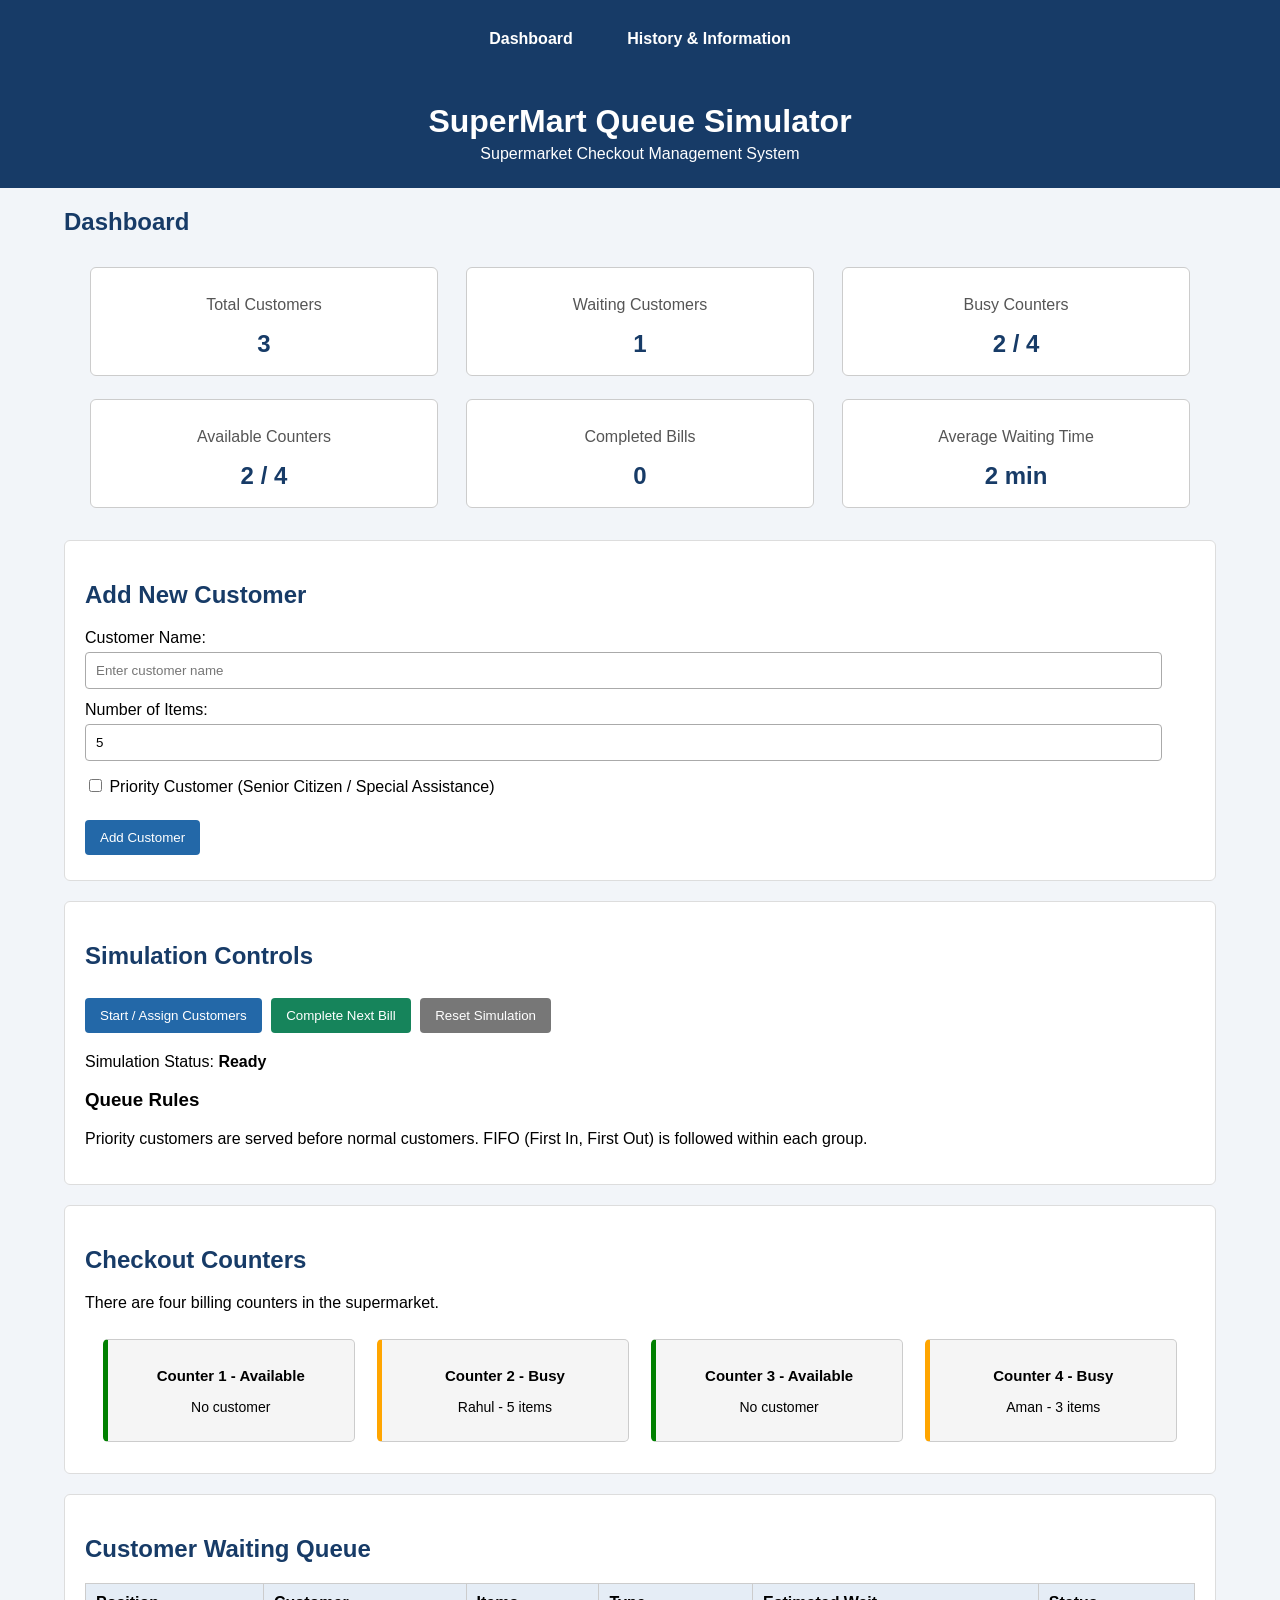
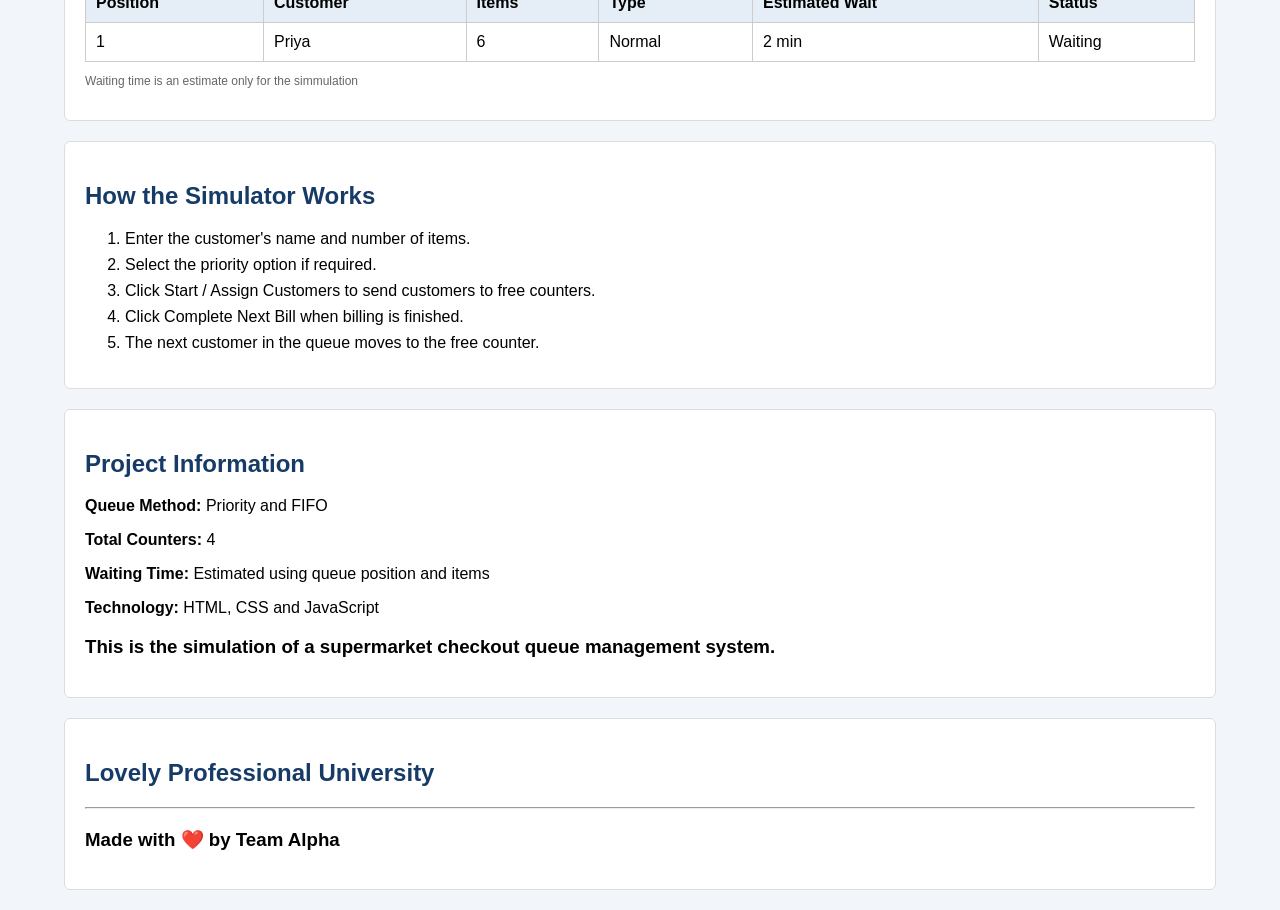
<file: index.html>
<!DOCTYPE html>
<html lang="en">
<head>
    <meta charset="UTF-8">
    <meta name="viewport" content="width=device-width, initial-scale=1.0">
    <title>SuperMart Queue Simulator</title>
    <link rel="stylesheet" href="style.css">
    <div class="navigation">
    <a href="index.html">Dashboard</a>
    <a href="operations.html">History & Information</a>
    </div>
</head>
<body>

    <div class="header">
        <h1>SuperMart Queue Simulator</h1>
        <p>Supermarket Checkout Management System</p>
    </div>

    <div class="container">

        <h2>Dashboard</h2>
        <div class="dashboard">
            <div class="card"><p>Total Customers</p><h2 id="totalCustomers">3</h2></div>
            <div class="card"><p>Waiting Customers</p><h2 id="waitingCustomers">1</h2></div>
            <div class="card"><p>Busy Counters</p><h2 id="busyCounters">2 / 4</h2></div>
            <div class="card"><p>Available Counters</p><h2 id="availableCounters">2 / 4</h2></div>
            <div class="card"><p>Completed Bills</p><h2 id="completedBills">0</h2></div>
            <div class="card"><p>Average Waiting Time</p><h2 id="averageWait">2 min</h2></div>
        </div>

        <div class="section">
            <h2>Add New Customer</h2>

            <form id="customerForm">
                <label for="customerName">Customer Name:</label>
                <input type="text" id="customerName" placeholder="Enter customer name" required>

                <label for="itemCount">Number of Items:</label>
                <input type="number" id="itemCount" min="1" max="100" value="5" required>

                <p class="priority-option">
                    <input type="checkbox" id="isPriority">
                    Priority Customer (Senior Citizen / Special Assistance)
                </p>

                <button type="submit">Add Customer</button>
            </form>
        </div>

        <div class="section">
            <h2>Simulation Controls</h2>

            <button type="button" id="startButton">Start / Assign Customers</button>
            <button type="button" id="completeButton">Complete Next Bill</button>
            <button type="button" id="resetButton">Reset Simulation</button>

            <p class="status">
                Simulation Status:
                <strong id="simulationStatus">Ready</strong>
            </p>

            <h3>Queue Rules</h3>
            <p>
                Priority customers are served before normal customers.
                FIFO (First In, First Out) is followed within each group.
            </p>
        </div>

        <div class="section">
            <h2>Checkout Counters</h2>
            <p>There are four billing counters in the supermarket.</p>

            <div id="counterGrid" class="counter-list">
                <div class="counter available">
                    <h3>Counter 1 - Available</h3>
                    <p>No customer</p>
                </div>

                <div class="counter busy">
                    <h3>Counter 2 - Busy</h3>
                    <p>Rahul - 5 items</p>
                </div>

                <div class="counter available">
                    <h3>Counter 3 - Available</h3>
                    <p>No customer</p>
                </div>

                <div class="counter busy">
                    <h3>Counter 4 - Busy</h3>
                    <p>Aman - 3 items</p>
                </div>
            </div>
        </div>

        <div class="section">
            <h2>Customer Waiting Queue</h2>

            <table>
                <thead>
                    <tr>
                        <th>Position</th>
                        <th>Customer</th>
                        <th>Items</th>
                        <th>Type</th>
                        <th>Estimated Wait</th>
                        <th>Status</th>
                    </tr>
                </thead>

                <tbody id="queueTable">
                    <tr>
                        <td>1</td>
                        <td>Priya</td>
                        <td>6</td>
                        <td>Normal</td>
                        <td>2 min</td>
                        <td>Waiting</td>
                    </tr>
                </tbody>
            </table>

            <p class="note">
                Waiting time is an estimate only for the simmulation
            </p>
        </div>

        <div class="section">
            <h2>How the Simulator Works</h2>

            <ol>
                <li>Enter the customer's name and number of items.</li>
                <li>Select the priority option if required.</li>
                <li>Click Start / Assign Customers to send customers to free counters.</li>
                <li>Click Complete Next Bill when billing is finished.</li>
                <li>The next customer in the queue moves to the free counter.</li>
            </ol>
        </div>

        <div class="section">
            <h2>Project Information</h2>

            <p><b>Queue Method:</b> Priority and FIFO</p>
            <p><b>Total Counters:</b> 4</p>
            <p><b>Waiting Time:</b> Estimated using queue position and items</p>
            <p><b>Technology:</b> HTML, CSS and JavaScript</p>

            <p class="note">
                <h3>This is the simulation of a supermarket checkout queue management system.</h3>
            </p>
        </div>
        <div class="section">
            <h2>Lovely Professional University</h2>
            <hr>
            <H2><h3>Made with ❤️ by Team Alpha</h3> </H2>
        </div>
    

    <script src="script.js"></script>
</body>
</html>
</file>
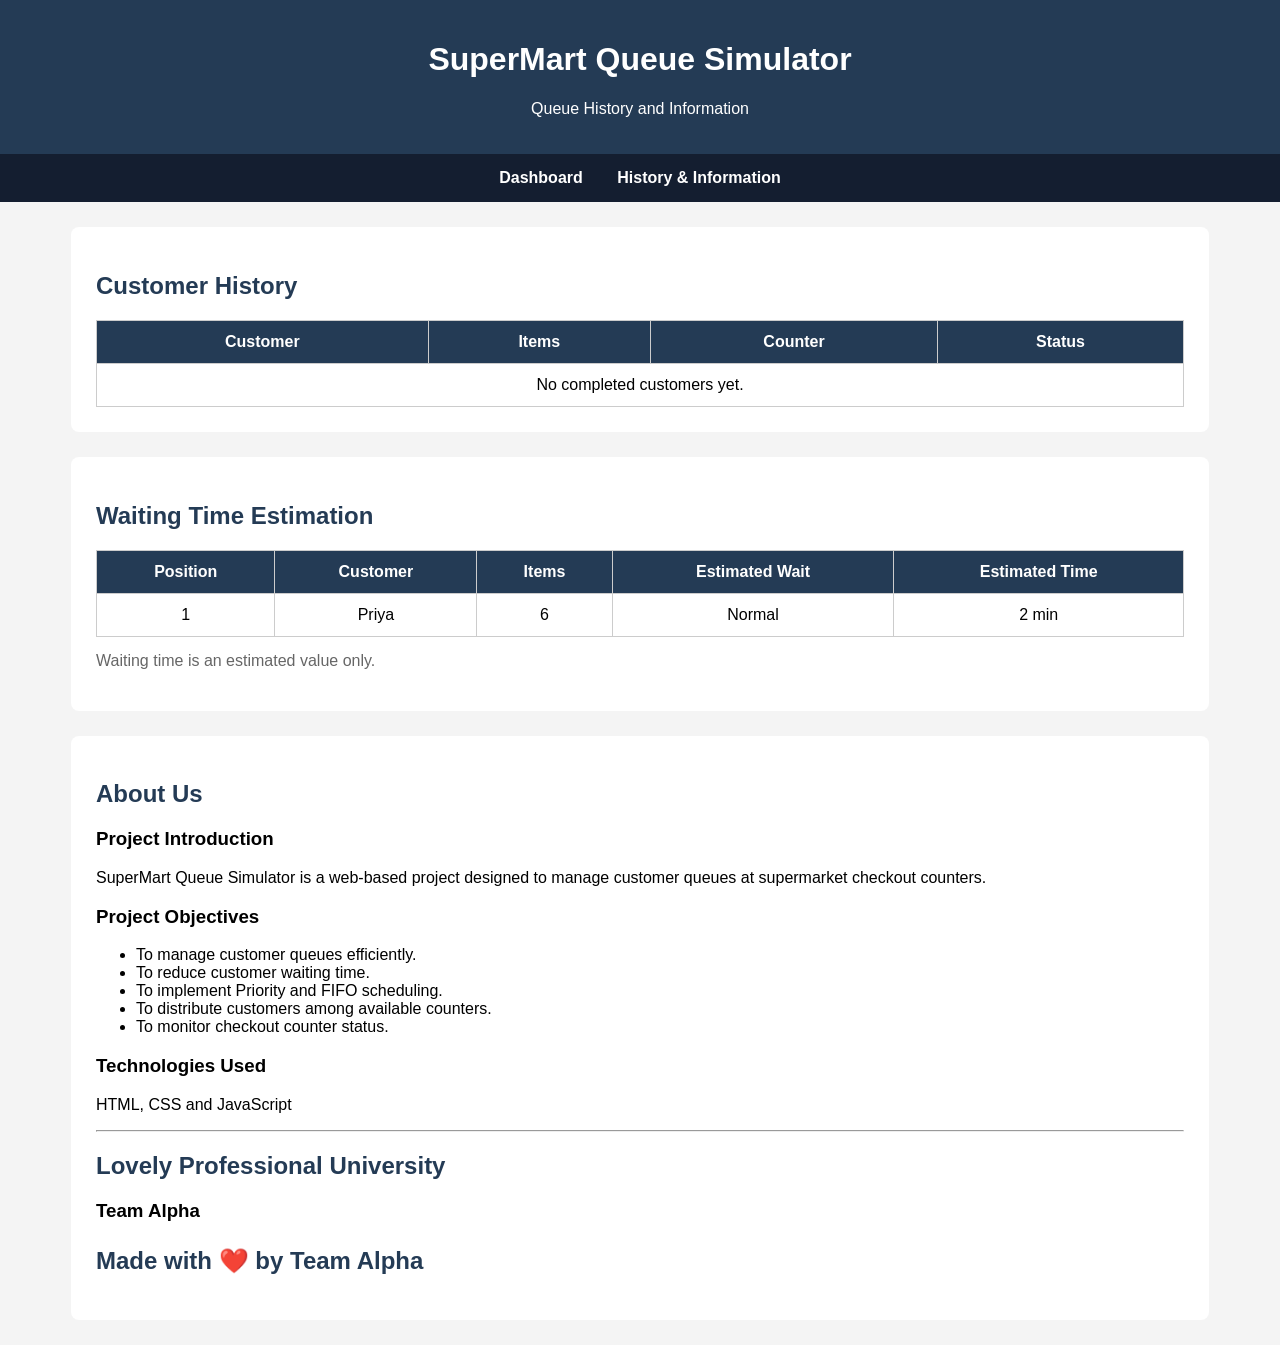
<file: operations.html>
<!DOCTYPE html>
<html>
<head>
    <title>SuperMart - Queue Information</title>
    <link rel="stylesheet" href="operations.css">
</head>

<body>

    <header>
        <h1>SuperMart Queue Simulator</h1>
        <p>Queue History and Information</p>
    </header>

    <div class="navigation">
        <a href="index.html">Dashboard</a>
        <a href="operations.html">History & Information</a>
    </div>

    <div class="section">
        <h2>Customer History</h2>

        <table>
            <thead>
                <tr>
                    <th>Customer</th>
                    <th>Items</th>
                    <th>Counter</th>
                    <th>Status</th>
                </tr>
            </thead>

            <tbody id="historyTable">
                <tr>
                    <td colspan="4">No completed customers yet.</td>
                </tr>
            </tbody>
        </table>
    </div>

    <div class="section">
        <h2>Waiting Time Estimation</h2>

        <table>
            <thead>
                <tr>
                    <th>Position</th>
                    <th>Customer</th>
                    <th>Items</th>
                    <th>Estimated Wait</th>
                    <th>Estimated Time</th>
                </tr>
            </thead>

            <tbody id="waitingTable">
                <tr>
                    <td colspan="4">No customers waiting.</td>
                </tr>
            </tbody>
        </table>

        <p class="note">
            Waiting time is an estimated value only.
        </p>
    </div>

    <div class="section">
        <h2>About Us</h2>

        <h3>Project Introduction</h3>
        <p>
            SuperMart Queue Simulator is a web-based project
            designed to manage customer queues at supermarket
            checkout counters.
        </p>

        <h3>Project Objectives</h3>
        <ul>
            <li>To manage customer queues efficiently.</li>
            <li>To reduce customer waiting time.</li>
            <li>To implement Priority and FIFO scheduling.</li>
            <li>To distribute customers among available counters.</li>
            <li>To monitor checkout counter status.</li>
        </ul>

        <h3>Technologies Used</h3>
        <p>HTML, CSS and JavaScript</p>

        <hr>

        <h2>Lovely Professional University</h2>
        <h3>Team Alpha</h3>

        <p class="footer">
            <h2>Made with ❤️ by Team Alpha</h2>
        </p>
    </div>

    <script src="operations.js"></script>

</body>
</html>
</file>
<file: style.css>
.navigation {
    background-color: #173b67;
    text-align: center;
    padding: 15px;
}

.navigation a {
    display: inline-block;
    color: white;
    text-decoration: none;
    padding: 10px 20px;
    margin: 5px;
    border-radius: 5px;
    font-weight: bold;
}

.navigation a:hover {
    background-color: #344d70;
    color: white;
}

/* Basic page design */
body {
    font-family: Arial, sans-serif;
    background-color: #f2f5f9;
    color: c;
    margin: 0;
}

.header {
    background-color: #173b67;
    color: white;
    text-align: center;
    padding: 20px;
}

.header h1 {
    margin: 5px;
}

.header p {
    margin: 5px;
}

.container {
    width: 90%;
    margin: 20px auto;
}

h2 {
    color: #173b67;
}

/* Dashboard cards */
.dashboard {
    text-align: center;
}

.card {
    display: inline-block;
    background-color: white;
    width: 28%;
    margin: 1%;
    padding: 12px;
    border: 1px solid #cccccc;
    border-radius: 6px;
    vertical-align: top;
}

.card p {
    color: #555555;
}

.card h2 {
    margin: 5px;
}

/* Sections */
.section {
    background-color: white;
    margin-top: 20px;
    padding: 20px;
    border: 1px solid #dddddd;
    border-radius: 6px;
}

label {
    display: block;
    margin-top: 12px;
    margin-bottom: 5px;
}

input[type="text"], input[type="number"] {
    width: 95%;
    padding: 10px;
    border: 1px solid #aaaaaa;
    border-radius: 4px;
}

.priority-option {
    margin-top: 15px;
}

button {
    background-color: #2368a8;
    color: white;
    border: none;
    padding: 10px 15px;
    margin: 8px 5px 5px 0;
    border-radius: 4px;
    cursor: pointer;
}

button:hover {
    background-color: #174b7a;
}

#completeButton {
    background-color: #16845b;
}

#resetButton {
    background-color: #777777;
}

.status {
    margin-top: 15px;
}

/* Checkout counters */
.counter-list {
    text-align: center;
}

.counter {
    display: inline-block;
    width: 20%;
    margin: 1%;
    padding: 12px;
    background-color: #f5f5f5;
    border: 1px solid #cccccc;
    border-radius: 5px;
    vertical-align: top;
}

.counter h3 {
    font-size: 15px;
}

.counter p {
    font-size: 14px;
}

.available {
    border-left: 5px solid green;
}

.busy {
    border-left: 5px solid orange;
}

/* Customer queue table */
table {
    width: 100%;
    border-collapse: collapse;
    background-color: white;
}

th, td {
    border: 1px solid #cccccc;
    padding: 10px;
    text-align: left;
}

th {
    background-color: #e5edf6;
}

.note {
    color: #666666;
    font-size: 12px;
    margin-top: 12px;
}

li {
    margin: 8px 0;
}

.footer {
    text-align: center;
    color: #666666;
    padding: 20px;
}

/* Simple mobile view */
@media screen and (max-width: 700px) {
    .card {
        width: 40%;
    }

    .counter {
        width: 40%;
    }

    table {
        font-size: 12px;
    }
}
</file>
<file: operations.css>
body {
    font-family: Arial, sans-serif;
    background-color: #f4f4f4;
    margin: 0;
    padding: 0;
}

header {
    background-color: #243b55;
    color: white;
    text-align: center;
    padding: 20px;
}

.navigation {
    background-color: #141e30;
    text-align: center;
    padding: 15px;
}

.navigation a {
    color: white;
    text-decoration: none;
    margin: 15px;
    font-weight: bold;
}

.navigation a:hover {
    color: yellow;
}

.section {
    background-color: white;
    margin: 25px auto;
    padding: 25px;
    width: 85%;
    border-radius: 8px;
}

h2 {
    color: #243b55;
}

table {
    width: 100%;
    border-collapse: collapse;
    margin-top: 15px;
}

th, td {
    border: 1px solid #cccccc;
    padding: 12px;
    text-align: center;
}

th {
    background-color: #243b55;
    color: white;
}

.note {
    color: #666666;
    margin-top: 15px;
}

.footer {
    text-align: center;
    font-weight: bold;
    margin-top: 25px;
}

@media screen and (max-width: 700px) {
    .section {
        width: 90%;
        padding: 12px;
    }

    table {
        font-size: 12px;
    }

    .navigation a {
        margin: 5px;
    }
}
</file>
